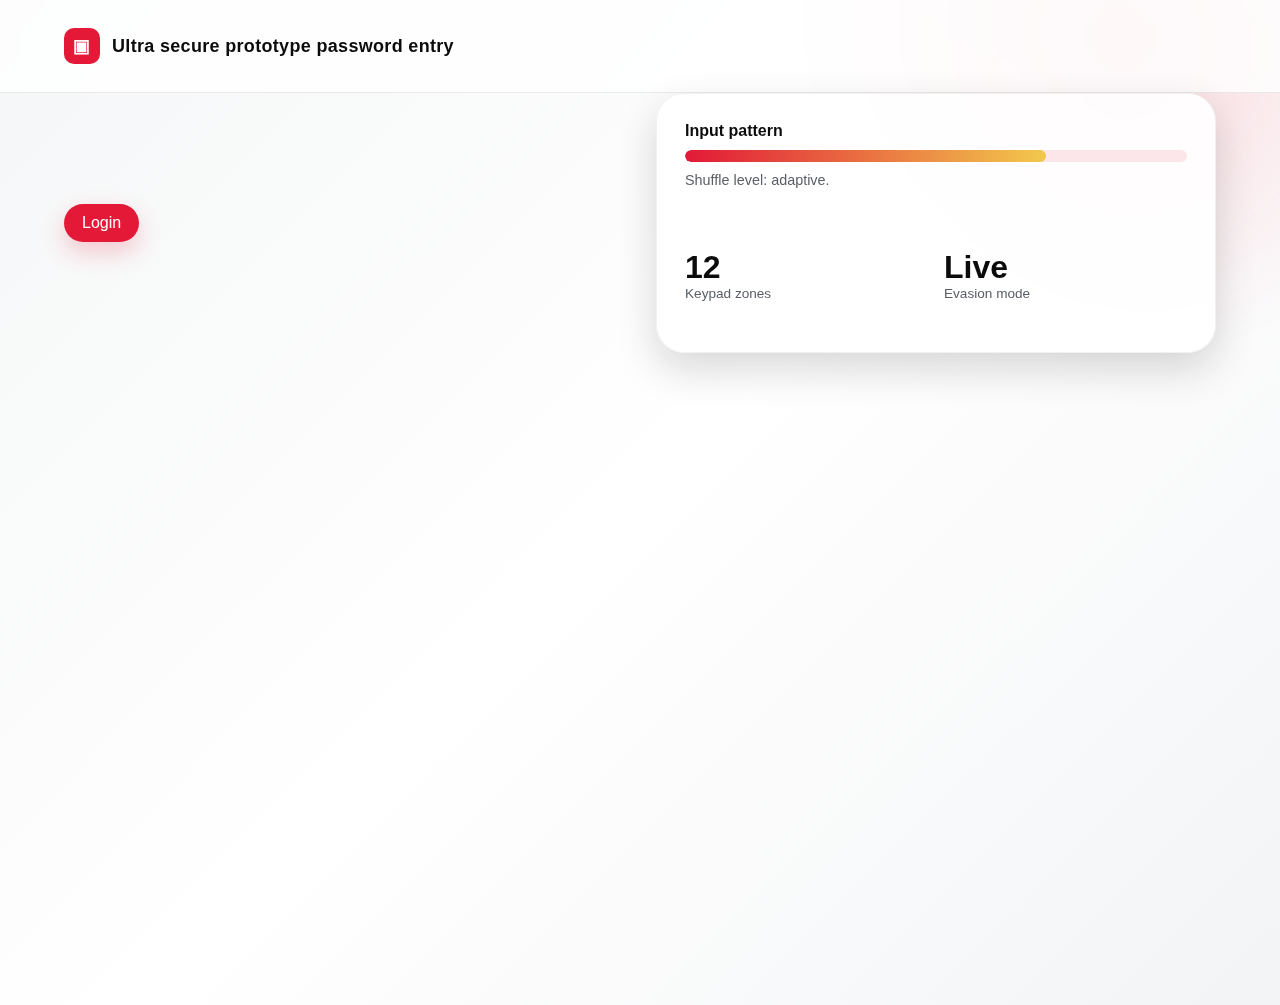
<file: index.html>
<!doctype html>
<html lang="en">
<head>
  <meta charset="utf-8" />
  <meta name="viewport" content="width=device-width, initial-scale=1" />
  <title>Ultra secure prototype password entry</title>
  <link rel="stylesheet" href="styles.css" />
</head>
<body>
  <div class="bg-orbit" aria-hidden="true"></div>

  <header class="site-header">
    <div class="brand">
      <span class="brand-mark">▣</span>
      <span class="brand-name">Ultra secure prototype password entry</span>
    </div>
  </header>

  <main class="page">
    <section class="hero login-hero">
      <div class="hero-text">
        <button class="accent" id="login-button">Login</button>
      </div>
      <div class="hero-card login-card">
        <div class="meter">
          <div class="meter-label">Input pattern</div>
          <div class="meter-track">
            <div class="meter-fill" id="pulse-fill" style="width: 72%"></div>
          </div>
          <p class="meter-note">Shuffle level: adaptive.</p>
        </div>
        <div class="stat-grid">
          <div>
            <div class="stat-value" id="stat-count">12</div>
            <div class="stat-label">Keypad zones</div>
          </div>
          <div>
            <div class="stat-value" id="stat-updated">Live</div>
            <div class="stat-label">Evasion mode</div>
          </div>
        </div>
      </div>
    </section>

    <section class="keypad-stage" id="keypad-stage" aria-hidden="true">
      <div class="keypad" id="keypad" aria-label="Security keypad">
        <div class="keypad-grid" id="keypad-grid"></div>
      </div>
    </section>
  </main>

  <script src="app.js"></script>
</body>
</html>
</file>
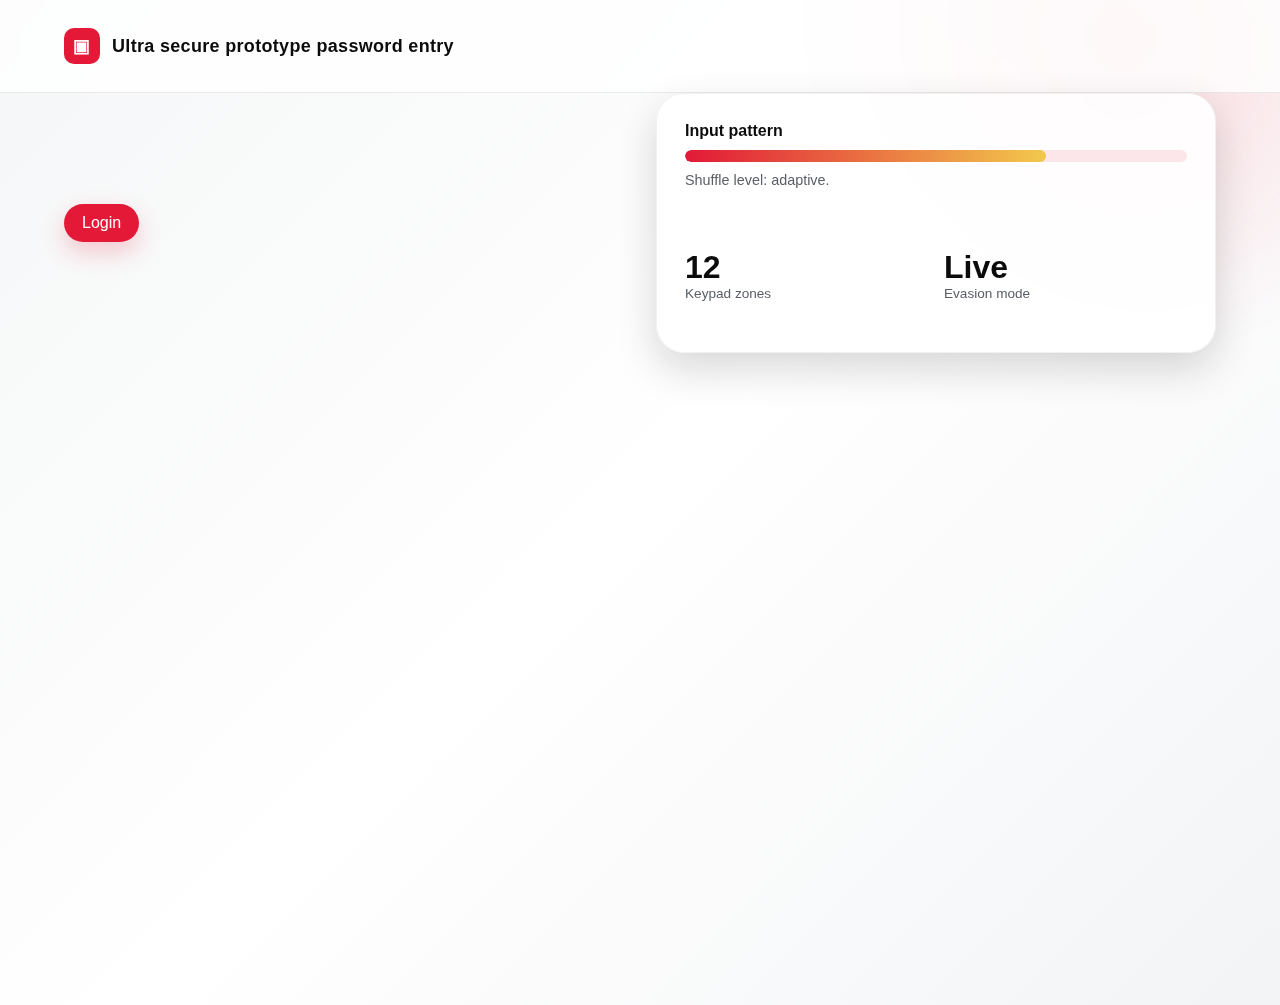
<file: success.html>
<!doctype html>
<html lang="en">
<head>
  <meta charset="utf-8" />
  <meta name="viewport" content="width=device-width, initial-scale=1" />
  <title>Access Granted</title>
  <link rel="stylesheet" href="styles.css" />
</head>
<body>
  <div class="bg-orbit" aria-hidden="true"></div>

  <header class="site-header">
    <div class="brand">
      <span class="brand-mark">▣</span>
      <span class="brand-name">Secure Access</span>
    </div>
  </header>

  <main class="page">
    <section class="hero">
      <div class="hero-card" style="text-align:center;">
        <p class="eyebrow">Access granted</p>
        <h1>You have successfully logged in, that is a surprise.</h1>
        <button class="accent" id="logout-button" style="margin-top:18px;">Logout</button>
      </div>
    </section>
  </main>

  <script>
    const authKey = "password-entry-auth";
    if (sessionStorage.getItem(authKey) !== "true") {
      window.location.replace("index.html");
    }
    const logoutButton = document.getElementById("logout-button");
    logoutButton.addEventListener("click", () => {
      sessionStorage.removeItem(authKey);
      window.location.replace("index.html");
    });
  </script>
</body>
</html>
</file>
<file: styles.css>
:root {
  color-scheme: light;
  --ink: #0c0c0c;
  --muted: #5a5f66;
  --surface: rgba(255, 255, 255, 0.9);
  --surface-strong: rgba(255, 255, 255, 0.96);
  --accent: #e31937;
  --accent-strong: #b3122a;
  --accent-soft: rgba(227, 25, 55, 0.12);
  --warm: #f2c94c;
  --danger: #b3122a;
  --shadow: 0 16px 40px rgba(12, 12, 12, 0.16);
}

* {
  box-sizing: border-box;
}

body {
  margin: 0;
  font-family: "Helvetica Neue", Arial, sans-serif;
  color: var(--ink);
  background: linear-gradient(135deg, #f5f6f7 0%, #ffffff 50%, #f3f4f6 100%);
  min-height: 100vh;
}

.bg-orbit {
  position: fixed;
  inset: -35vh -15vw auto auto;
  width: 55vw;
  height: 55vw;
  background: radial-gradient(circle, rgba(227, 25, 55, 0.16), transparent 65%);
  filter: blur(12px);
  pointer-events: none;
  z-index: 0;
}

.site-header {
  position: relative;
  z-index: 1;
  display: flex;
  align-items: center;
  justify-content: space-between;
  padding: 28px clamp(24px, 5vw, 64px);
  border-bottom: 1px solid rgba(12, 12, 12, 0.08);
  background: rgba(255, 255, 255, 0.8);
  backdrop-filter: blur(8px);
}

.brand {
  display: flex;
  align-items: center;
  gap: 12px;
  font-weight: 600;
  letter-spacing: 0.02em;
}

.brand-mark {
  display: inline-flex;
  width: 36px;
  height: 36px;
  border-radius: 10px;
  align-items: center;
  justify-content: center;
  background: var(--accent);
  color: #fff;
  font-size: 18px;
}

.brand-name {
  font-size: 18px;
}

.header-actions {
  display: flex;
  gap: 12px;
}

button {
  border: none;
  font: inherit;
  cursor: pointer;
  padding: 10px 18px;
  border-radius: 999px;
  transition: transform 0.2s ease, box-shadow 0.2s ease, background 0.2s ease;
}

button:focus-visible,
input:focus-visible,
textarea:focus-visible {
  outline: 2px solid var(--accent);
  outline-offset: 2px;
}

button.accent {
  background: var(--accent);
  color: #fff;
  box-shadow: 0 10px 24px rgba(227, 25, 55, 0.22);
}

button.accent:hover {
  background: var(--accent-strong);
  transform: translateY(-1px);
}

button.ghost {
  background: rgba(255, 255, 255, 0.85);
  color: var(--ink);
  border: 1px solid rgba(15, 23, 42, 0.08);
}

button.ghost:hover {
  transform: translateY(-1px);
  box-shadow: 0 6px 18px rgba(13, 22, 33, 0.12);
}

button.danger {
  background: rgba(227, 25, 55, 0.12);
  color: var(--danger);
  border: 1px solid rgba(184, 50, 47, 0.2);
}

.page {
  position: relative;
  z-index: 1;
  padding: 0 clamp(24px, 5vw, 64px) 64px;
}

.hero {
  display: grid;
  grid-template-columns: repeat(auto-fit, minmax(260px, 1fr));
  gap: 32px;
  align-items: center;
  margin-bottom: 48px;
  animation: fadeUp 0.8s ease forwards;
}

.hero-text h1 {
  font-family: "Times New Roman", serif;
  font-size: clamp(2.4rem, 4vw, 3.4rem);
  margin: 8px 0 16px;
}

.eyebrow {
  text-transform: uppercase;
  font-size: 12px;
  letter-spacing: 0.24em;
  color: var(--accent);
  margin: 0;
}

.subhead {
  font-size: 1.05rem;
  color: var(--muted);
  max-width: 46ch;
}

.hero-pills {
  display: flex;
  flex-wrap: wrap;
  gap: 10px;
  margin-top: 24px;
}

.hero-pills span {
  padding: 6px 14px;
  border-radius: 999px;
  background: var(--accent-soft);
  color: var(--accent-strong);
  font-size: 0.85rem;
}

.hero-card {
  background: var(--surface);
  border-radius: 28px;
  padding: 28px;
  box-shadow: var(--shadow);
  backdrop-filter: blur(12px);
  display: grid;
  gap: 24px;
  border: 1px solid rgba(12, 12, 12, 0.06);
}

.login-hero {
  align-items: center;
}

.login-card {
  min-height: 260px;
}

.keypad-stage {
  position: relative;
  min-height: 420px;
  height: 60vh;
  margin-top: 32px;
  padding: 20px;
}

.keypad {
  position: absolute;
  top: 20px;
  left: 20px;
  width: min(420px, 92vw);
  background: var(--surface-strong);
  border-radius: 24px;
  padding: 24px;
  box-shadow: var(--shadow);
  border: 1px solid rgba(12, 12, 12, 0.08);
  opacity: 0;
  transform: scale(0.96);
  pointer-events: none;
  transition: opacity 0.25s ease, transform 0.25s ease;
}

.keypad.active {
  opacity: 1;
  transform: scale(1);
  pointer-events: auto;
}

.keypad-grid {
  display: grid;
  grid-template-columns: repeat(7, minmax(36px, 1fr));
  gap: 10px;
}

.keypad-key {
  border-radius: 16px;
  border: 1px solid rgba(12, 12, 12, 0.1);
  background: rgba(255, 255, 255, 0.9);
  padding: 14px 0;
  text-align: center;
  font-weight: 600;
  transition: transform 0.2s ease, background 0.2s ease;
  user-select: none;
}

.keypad-key:hover {
  background: var(--accent-soft);
  transform: translateY(-2px);
}


.meter-label {
  font-weight: 600;
  margin-bottom: 10px;
}

.meter-track {
  width: 100%;
  height: 12px;
  background: rgba(227, 25, 55, 0.1);
  border-radius: 999px;
  overflow: hidden;
}

.meter-fill {
  height: 100%;
  background: linear-gradient(90deg, #e11937, #f2c94c);
  border-radius: inherit;
  transition: width 0.4s ease;
}

.meter-note {
  margin-top: 10px;
  color: var(--muted);
  font-size: 0.9rem;
}

.stat-grid {
  display: grid;
  grid-template-columns: repeat(2, 1fr);
  gap: 16px;
}

.stat-value {
  font-size: 2rem;
  font-weight: 600;
}

.stat-label {
  color: var(--muted);
  font-size: 0.85rem;
}

.workspace {
  display: grid;
  grid-template-columns: minmax(280px, 1fr) minmax(320px, 1.2fr);
  gap: 32px;
}

.entry-form,
.vault {
  background: var(--surface-strong);
  border-radius: 28px;
  padding: 28px;
  box-shadow: var(--shadow);
  backdrop-filter: blur(12px);
  border: 1px solid rgba(12, 12, 12, 0.06);
}

.form-head h2,
.vault-head h2 {
  margin: 0 0 8px;
}

.form-grid {
  margin-top: 24px;
  display: grid;
  gap: 18px;
}

label span {
  display: block;
  font-weight: 500;
  margin-bottom: 8px;
}

input,
textarea {
  width: 100%;
  padding: 12px 14px;
  border-radius: 12px;
  border: 1px solid rgba(15, 23, 42, 0.1);
  background: #fff;
  font: inherit;
}

textarea {
  min-height: 90px;
  resize: vertical;
}

.password-field {
  display: flex;
  gap: 8px;
}

.password-field input {
  flex: 1;
}

.password-field button {
  padding: 0 16px;
}

small {
  color: var(--muted);
  display: inline-block;
  margin-top: 6px;
}

.form-actions {
  display: flex;
  gap: 12px;
  margin-top: 20px;
}

.vault-head {
  display: flex;
  align-items: flex-end;
  justify-content: space-between;
  gap: 16px;
}

.search span {
  font-weight: 500;
  display: block;
  margin-bottom: 8px;
}

.entry-list {
  margin-top: 24px;
  display: grid;
  gap: 18px;
}

.entry-card {
  padding: 20px;
  border-radius: 20px;
  background: #fff;
  border: 1px solid rgba(15, 23, 42, 0.06);
  display: grid;
  gap: 16px;
  animation: fadeUp 0.5s ease forwards;
}

.entry-top {
  display: flex;
  align-items: center;
  justify-content: space-between;
  gap: 12px;
}

.entry-label {
  margin: 0;
  font-size: 1.2rem;
}

.entry-site {
  margin: 4px 0 0;
  color: var(--muted);
}

.entry-time {
  font-size: 0.8rem;
  color: var(--muted);
}

.entry-body {
  display: grid;
  grid-template-columns: repeat(auto-fit, minmax(140px, 1fr));
  gap: 12px;
}

.meta-label {
  display: block;
  color: var(--muted);
  font-size: 0.8rem;
}

.entry-password.masked {
  filter: blur(6px);
}

.entry-notes {
  margin: 0;
  color: var(--muted);
}

.entry-actions {
  display: flex;
  flex-wrap: wrap;
  gap: 10px;
}

.empty {
  margin-top: 24px;
  padding: 32px;
  border-radius: 20px;
  background: rgba(227, 25, 55, 0.08);
  color: var(--accent-strong);
  text-align: center;
  display: none;
}

@keyframes fadeUp {
  from {
    opacity: 0;
    transform: translateY(16px);
  }
  to {
    opacity: 1;
    transform: translateY(0);
  }
}

@media (max-width: 980px) {
  .workspace {
    grid-template-columns: 1fr;
  }
  .header-actions {
    flex-wrap: wrap;
  }
  .vault-head {
    flex-direction: column;
    align-items: flex-start;
  }
}

@media (max-width: 640px) {
  .site-header {
    flex-direction: column;
    align-items: flex-start;
    gap: 12px;
  }
  .hero-card,
  .entry-form,
  .vault {
    padding: 22px;
  }
}
</file>
